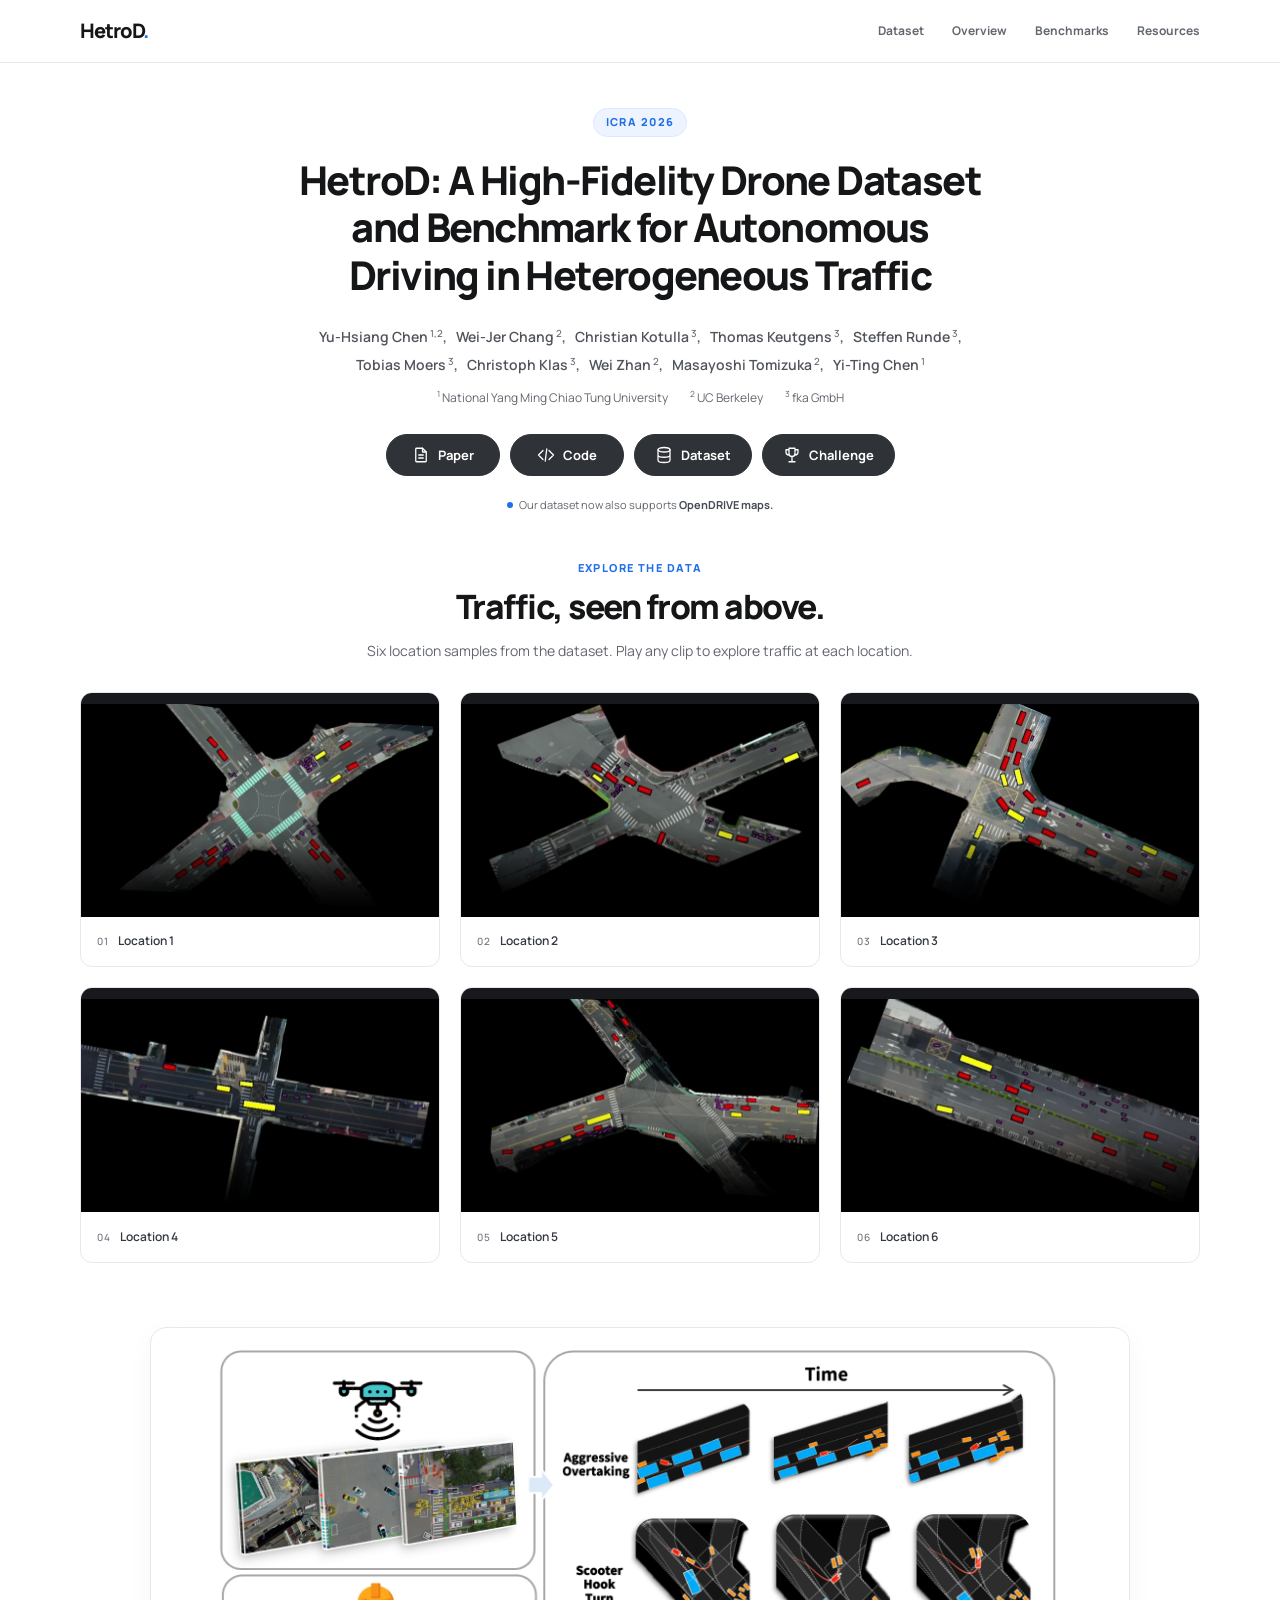
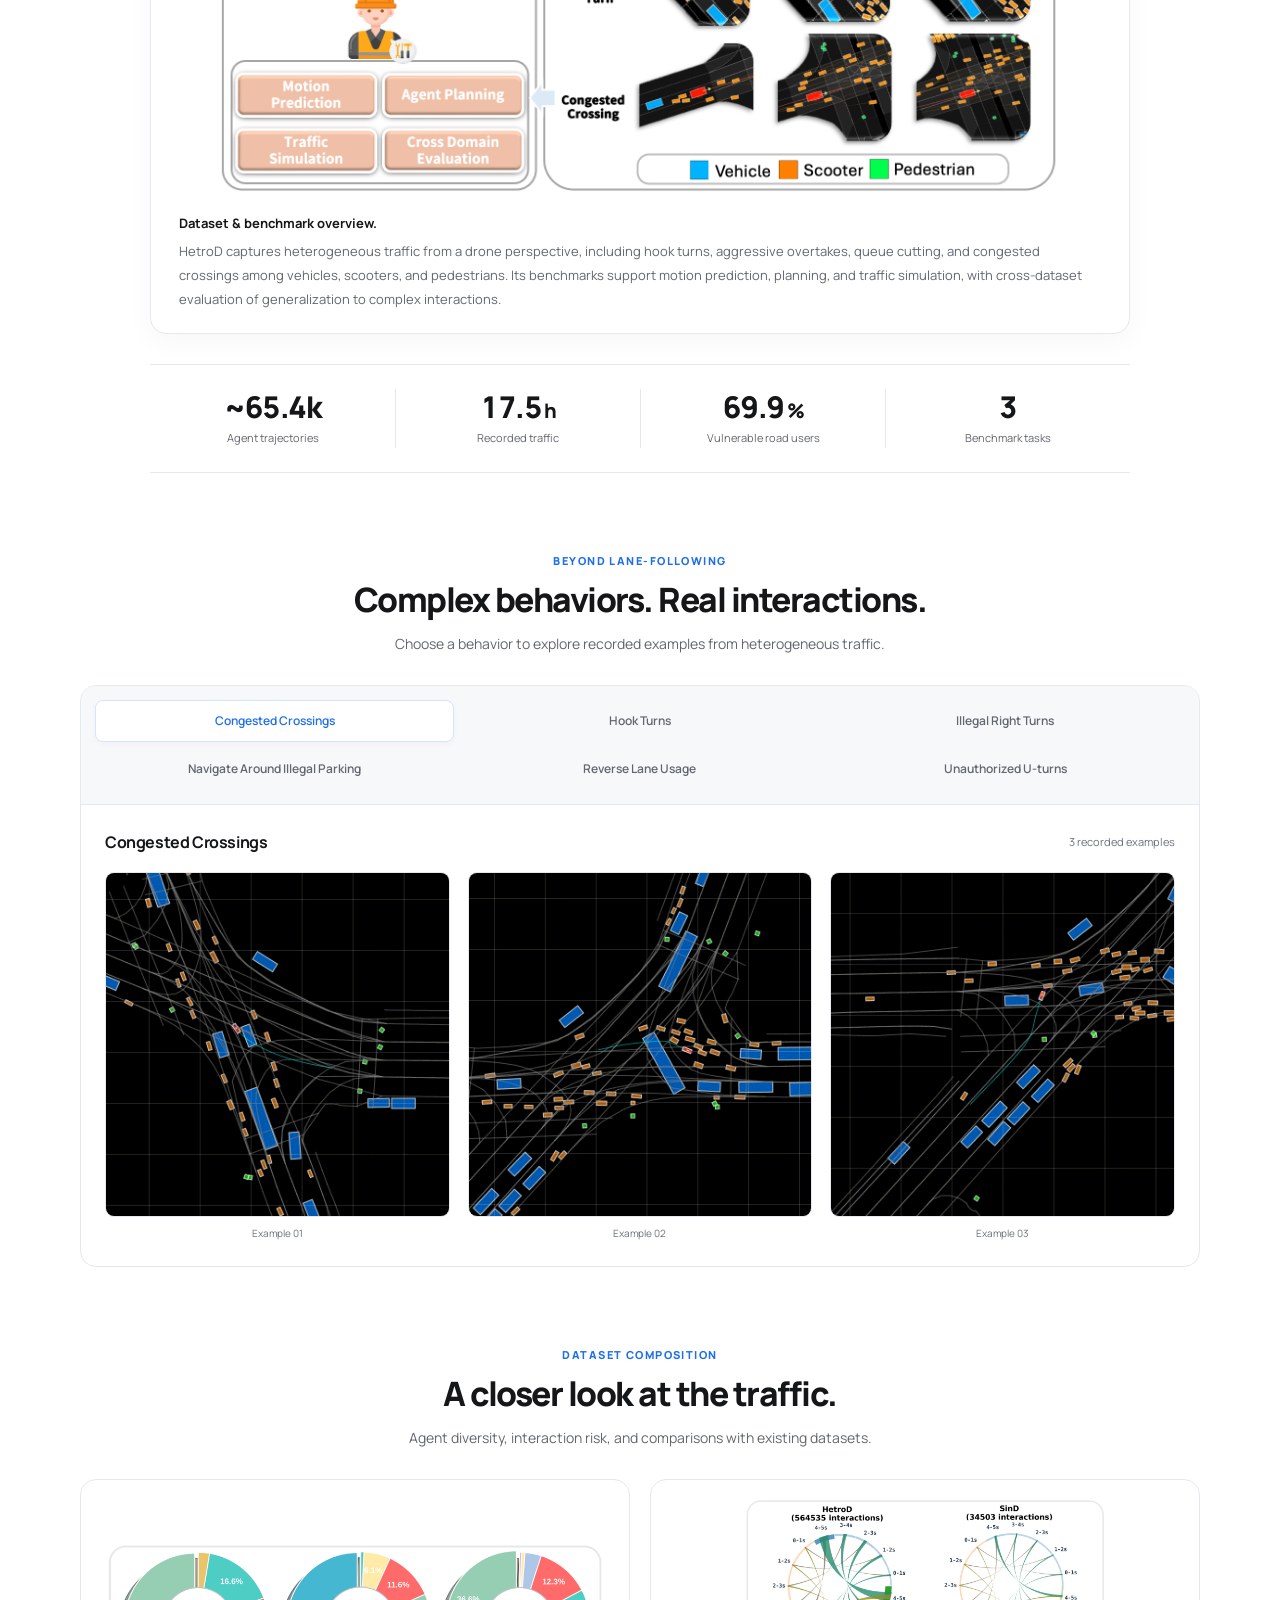
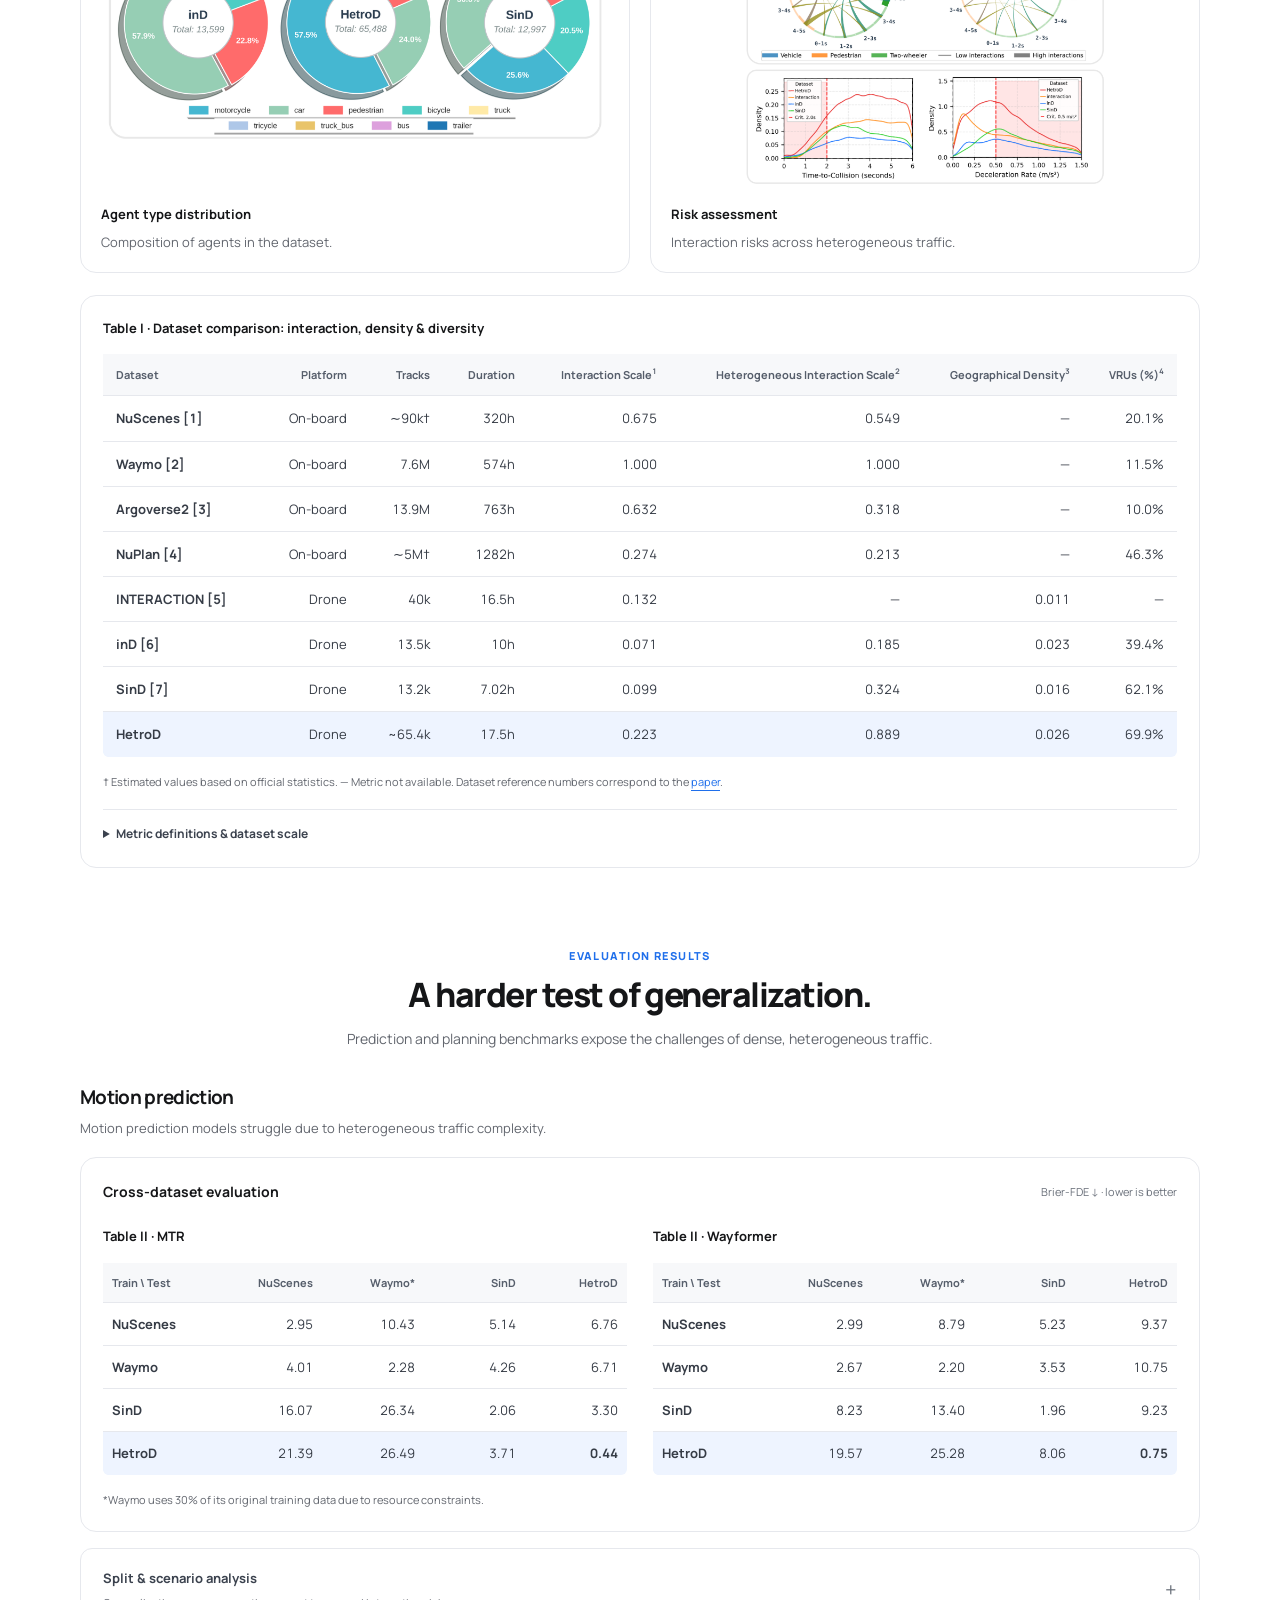
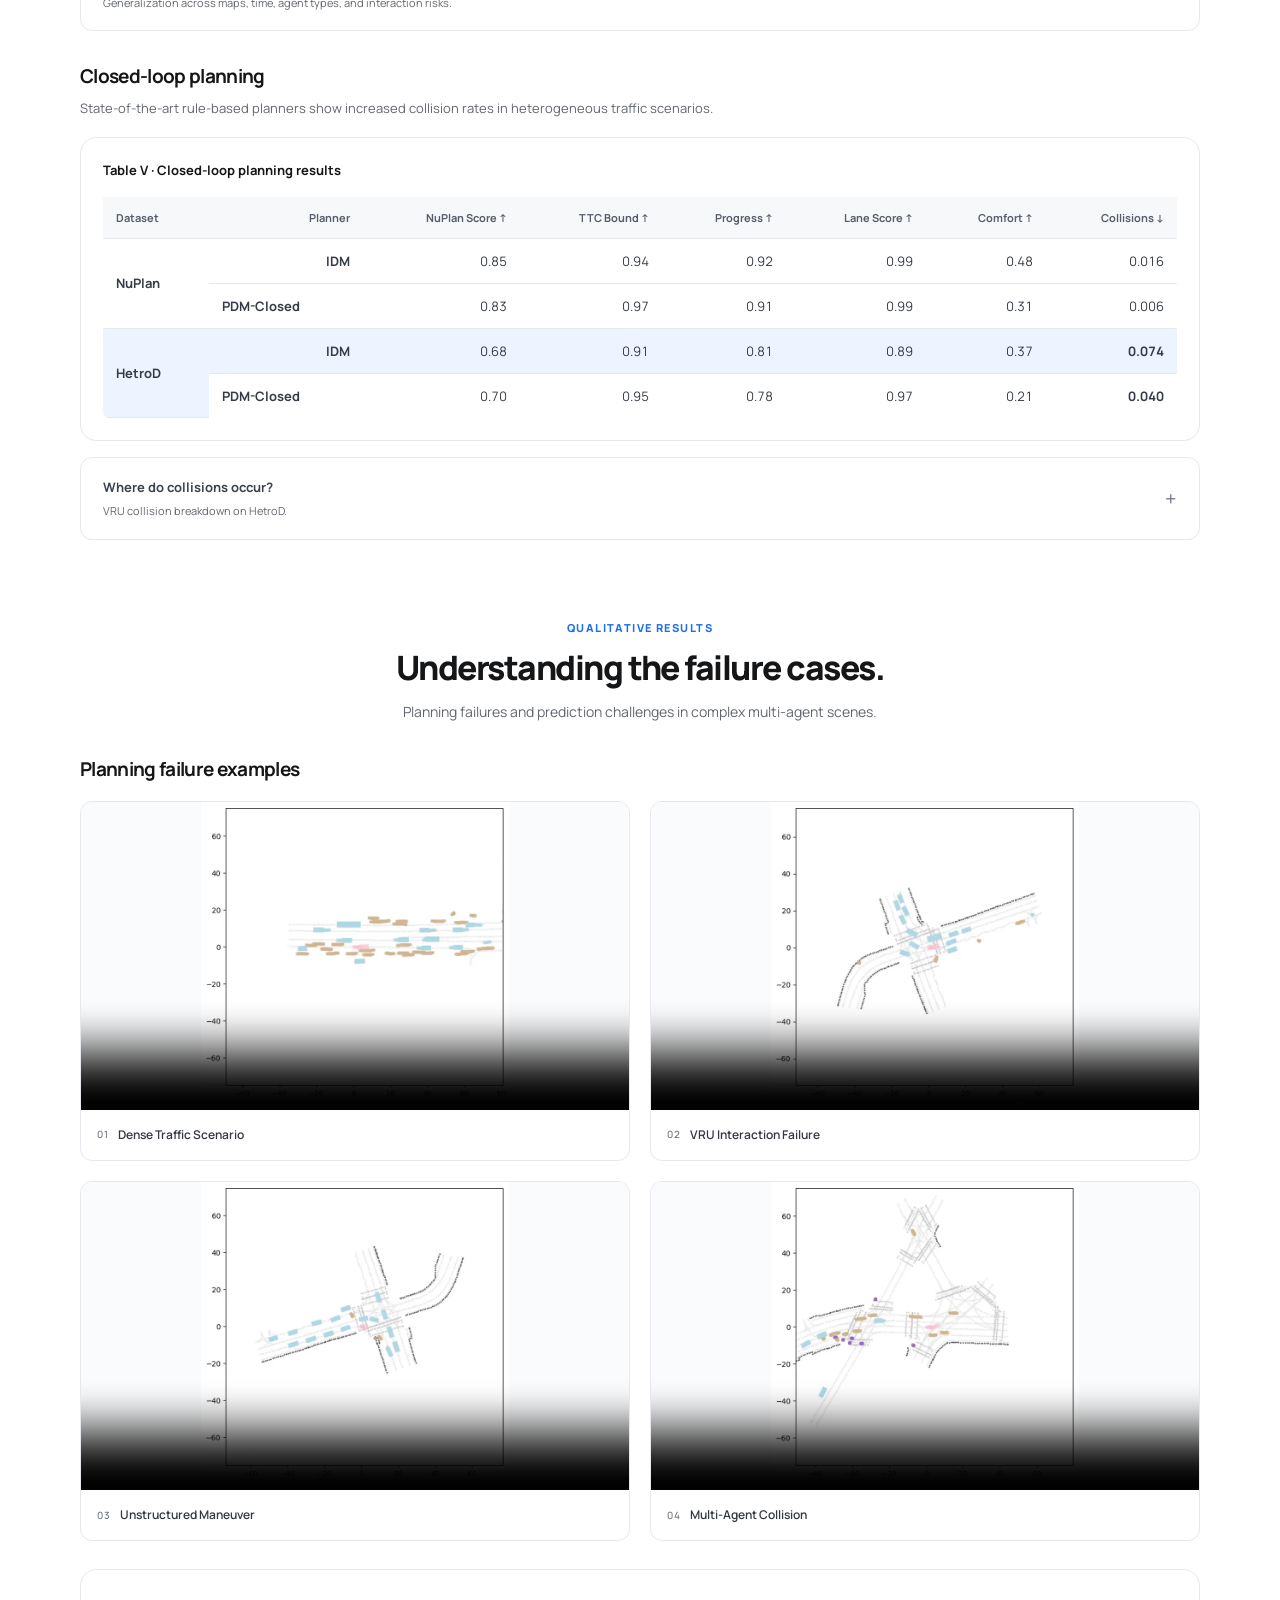
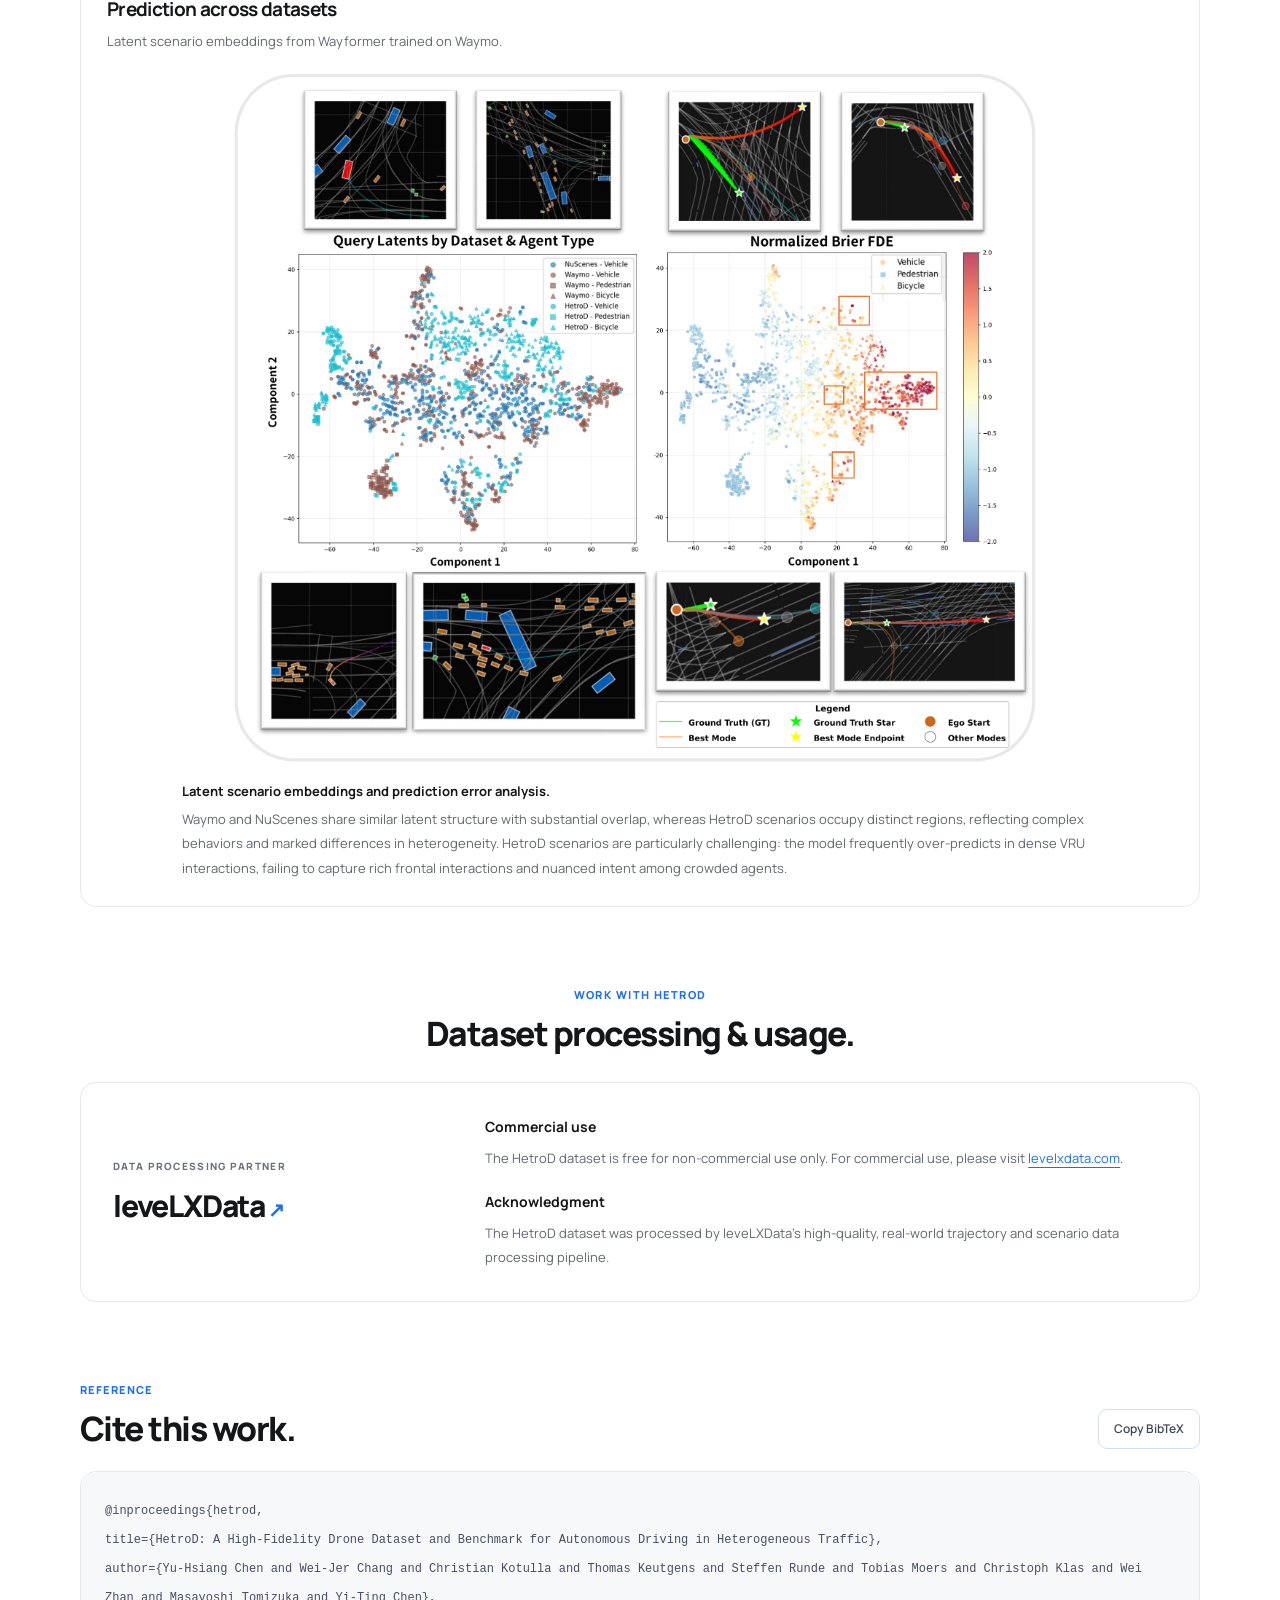
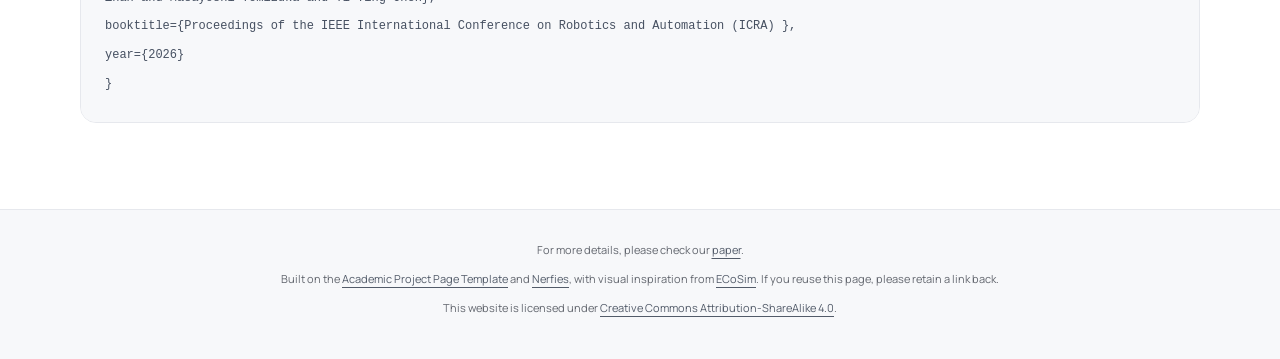
<file: index.html>
<!DOCTYPE html>
<html lang="en">
<head>
  <meta charset="utf-8">
  <meta name="viewport" content="width=device-width, initial-scale=1">
  <title>HetroD: A High-Fidelity Drone Dataset and Benchmark for Autonomous Driving in Heterogeneous Traffic</title>
  <meta name="description" content="Explore HetroD: over 65.4k high-fidelity trajectories in heterogeneous traffic, with benchmarks for motion prediction, planning, and traffic simulation. ICRA 2026.">
  <meta property="og:type" content="website">
  <meta property="og:title" content="HetroD — Heterogeneous Traffic, from Above">
  <meta property="og:description" content="A high-fidelity drone dataset and benchmark for autonomous driving in heterogeneous traffic. ICRA 2026.">
  <meta property="og:url" content="https://hetroddata.github.io/HetroD/">
  <meta property="og:image" content="https://hetroddata.github.io/HetroD/static/images/teaserv12.png">
  <meta property="og:image:width" content="1920">
  <meta property="og:image:height" content="910">
  <meta name="twitter:card" content="summary_large_image">
  <meta name="twitter:title" content="HetroD: A High-Fidelity Drone Dataset and Benchmark">
  <meta name="twitter:description" content="Heterogeneous traffic, from above. Explore the ICRA 2026 dataset and benchmark.">
  <meta name="twitter:image" content="https://hetroddata.github.io/HetroD/static/images/teaserv12.png">
  <link rel="canonical" href="https://hetroddata.github.io/HetroD/">
  <link rel="preconnect" href="https://fonts.googleapis.com">
  <link rel="preconnect" href="https://fonts.gstatic.com" crossorigin>
  <link href="https://fonts.googleapis.com/css2?family=Manrope:wght@400;500;600;700;800&amp;display=swap" rel="stylesheet">
  <link rel="stylesheet" href="static/css/home.css">
  <script defer src="static/js/home.js"></script>
</head>
<body>
  <a class="skip-link" href="#main">Skip to content</a>
  <header class="site-header">
    <nav class="nav-shell" aria-label="Main navigation">
      <a class="wordmark" href="#top">HetroD<span class="wordmark-dot" aria-hidden="true">.</span></a>
      <div class="nav-links">
        <a href="#dataset">Dataset</a><a href="#overview">Overview</a><a href="#benchmarks">Benchmarks</a><a href="#resources">Resources</a>
      </div>
    </nav>
  </header>
  <main class="page-shell" id="main">
    <section class="hero" id="top" aria-labelledby="project-title">
      <p class="eyebrow">ICRA 2026</p>
      <h1 id="project-title">HetroD: A High-Fidelity Drone Dataset and Benchmark for Autonomous Driving in Heterogeneous Traffic</h1>
      <p class="authors">
        <span>Yu-Hsiang Chen<sup>1,2</sup>,</span> <span>Wei-Jer Chang<sup>2</sup>,</span>
        <span>Christian Kotulla<sup>3</sup>,</span> <span>Thomas Keutgens<sup>3</sup>,</span>
        <span>Steffen Runde<sup>3</sup>,</span> <span>Tobias Moers<sup>3</sup>,</span>
        <span>Christoph Klas<sup>3</sup>,</span> <span>Wei Zhan<sup>2</sup>,</span>
        <span>Masayoshi Tomizuka<sup>2</sup>,</span> <span>Yi-Ting Chen<sup>1</sup></span>
      </p>
      <p class="affiliations"><span><sup>1</sup> National Yang Ming Chiao Tung University</span><span><sup>2</sup> UC Berkeley</span><span><sup>3</sup> fka GmbH</span></p>
      <div class="hero-actions" aria-label="Project resources">
        <a class="button button-primary" href="https://www.arxiv.org/abs/2602.03447" target="_blank" rel="noopener noreferrer"><svg width="18" height="18" viewBox="0 0 24 24" fill="none" stroke="currentColor" stroke-width="1.7" stroke-linecap="round" stroke-linejoin="round" aria-hidden="true"><path d="M14 3H6a1 1 0 0 0-1 1v16a1 1 0 0 0 1 1h12a1 1 0 0 0 1-1V8z"/><path d="M14 3v5h5M9 12h6M9 16h6"/></svg>Paper</a>
        <a class="button button-primary" href="https://github.com/bob020416/DroneTrafficTools" target="_blank" rel="noopener noreferrer"><svg width="18" height="18" viewBox="0 0 24 24" fill="none" stroke="currentColor" stroke-width="1.7" stroke-linecap="round" stroke-linejoin="round" aria-hidden="true"><path d="m8 6-6 6 6 6m8-12 6 6-6 6m-3-14-2 16"/></svg>Code</a>
        <a class="button button-primary" href="https://levelxdata.com/hetrod-dataset/" target="_blank" rel="noopener noreferrer"><svg width="18" height="18" viewBox="0 0 24 24" fill="none" stroke="currentColor" stroke-width="1.7" stroke-linecap="round" stroke-linejoin="round" aria-hidden="true"><ellipse cx="12" cy="5" rx="8" ry="3"/><path d="M4 5v14c0 4 16 4 16 0V5M4 12c0 4 16 4 16 0"/></svg>Dataset</a>
        <a class="button button-primary" href="challenge.html"><svg width="18" height="18" viewBox="0 0 24 24" fill="none" stroke="currentColor" stroke-width="1.7" stroke-linecap="round" stroke-linejoin="round" aria-hidden="true"><path d="M8 3h8v7a4 4 0 0 1-8 0V3ZM8 5H4v3a4 4 0 0 0 4 4m8-7h4v3a4 4 0 0 1-4 4m-4 2v7m-4 0h8"/></svg>Challenge</a>
      </div>
      <div class="release-notes"><p><span class="status-dot" aria-hidden="true"></span>Our dataset now also supports <strong>OpenDRIVE maps.</strong></p></div>
    </section>

    <section class="section" id="dataset" aria-labelledby="dataset-title">
      <div class="section-heading"><p class="eyebrow">Explore the data</p><h2 id="dataset-title">Traffic, seen from above.</h2><p>Six location samples from the dataset. Play any clip to explore traffic at each location.</p></div>
      <p class="scroll-hint location-hint" id="location-hint">Swipe to explore all six locations.</p>
      <div class="location-grid" role="region" aria-label="Six location videos" aria-describedby="location-hint" tabindex="0"><figure class="media-card"><video controls playsinline preload="none" poster="static/images/previews/location-1.webp" aria-label="Traffic sample from Location 1"><source src="static/videos/location_sample/loc1.mp4" type="video/mp4">Your browser does not support video. <a href="static/videos/location_sample/loc1.mp4">Open Location 1 video</a>.</video><figcaption><span class="media-index">01</span>Location 1</figcaption></figure>
<figure class="media-card"><video controls playsinline preload="none" poster="static/images/previews/location-2.webp" aria-label="Traffic sample from Location 2"><source src="static/videos/location_sample/loc2.mp4" type="video/mp4">Your browser does not support video. <a href="static/videos/location_sample/loc2.mp4">Open Location 2 video</a>.</video><figcaption><span class="media-index">02</span>Location 2</figcaption></figure>
<figure class="media-card"><video controls playsinline preload="none" poster="static/images/previews/location-3.webp" aria-label="Traffic sample from Location 3"><source src="static/videos/location_sample/loc3.mp4" type="video/mp4">Your browser does not support video. <a href="static/videos/location_sample/loc3.mp4">Open Location 3 video</a>.</video><figcaption><span class="media-index">03</span>Location 3</figcaption></figure>
<figure class="media-card"><video controls playsinline preload="none" poster="static/images/previews/location-4.webp" aria-label="Traffic sample from Location 4"><source src="static/videos/location_sample/loc4.mp4" type="video/mp4">Your browser does not support video. <a href="static/videos/location_sample/loc4.mp4">Open Location 4 video</a>.</video><figcaption><span class="media-index">04</span>Location 4</figcaption></figure>
<figure class="media-card"><video controls playsinline preload="none" poster="static/images/previews/location-5.webp" aria-label="Traffic sample from Location 5"><source src="static/videos/location_sample/loc5.mp4" type="video/mp4">Your browser does not support video. <a href="static/videos/location_sample/loc5.mp4">Open Location 5 video</a>.</video><figcaption><span class="media-index">05</span>Location 5</figcaption></figure>
<figure class="media-card"><video controls playsinline preload="none" poster="static/images/previews/location-6.webp" aria-label="Traffic sample from Location 6"><source src="static/videos/location_sample/loc6.mp4" type="video/mp4">Your browser does not support video. <a href="static/videos/location_sample/loc6.mp4">Open Location 6 video</a>.</video><figcaption><span class="media-index">06</span>Location 6</figcaption></figure></div>
    </section>

    <section class="section overview-section" id="overview" aria-label="Dataset overview">
      <figure class="figure-card teaser-card">
        <a class="figure-link" href="static/images/teaserv12.png" target="_blank" rel="noopener noreferrer" aria-label="Open the HetroD overview figure at full resolution"><img src="static/images/teaserv12.png" width="1920" height="910" alt="HetroD drone collection, heterogeneous traffic maneuvers, and downstream benchmark tasks" loading="lazy" decoding="async"></a>
        <figcaption><span class="caption-label">Dataset &amp; benchmark overview.</span>HetroD captures heterogeneous traffic from a drone perspective, including hook turns, aggressive overtakes, queue cutting, and congested crossings among vehicles, scooters, and pedestrians. Its benchmarks support motion prediction, planning, and traffic simulation, with cross-dataset evaluation of generalization to complex interactions.</figcaption>
      </figure>
      <dl class="metrics" aria-label="Dataset at a glance">
        <div><dt>Agent trajectories</dt><dd>~65.4k</dd></div>
        <div><dt>Recorded traffic</dt><dd>17.5<span>h</span></dd></div>
        <div><dt>Vulnerable road users</dt><dd>69.9<span>%</span></dd></div>
        <div><dt>Benchmark tasks</dt><dd>3</dd></div>
      </dl>
    </section>

    <section class="section" id="behaviors" aria-labelledby="behaviors-title">
      <div class="section-heading"><p class="eyebrow">Beyond lane-following</p><h2 id="behaviors-title">Complex behaviors. Real interactions.</h2><p>Choose a behavior to explore recorded examples from heterogeneous traffic.</p></div>
      <noscript><p class="table-note">All six behavior categories are listed below.</p></noscript>
      <div class="behavior-browser">
        <div class="behavior-tabs" aria-label="Behavior categories" hidden><button type="button" id="tab-congested-crossings" data-panel="behavior-congested-crossings">Congested Crossings</button>
<button type="button" id="tab-hook-turns" data-panel="behavior-hook-turns">Hook Turns</button>
<button type="button" id="tab-illegal-right-turns" data-panel="behavior-illegal-right-turns">Illegal Right Turns</button>
<button type="button" id="tab-illegal-parking" data-panel="behavior-illegal-parking">Navigate Around Illegal Parking</button>
<button type="button" id="tab-reverse-lane" data-panel="behavior-reverse-lane">Reverse Lane Usage</button>
<button type="button" id="tab-u-turns" data-panel="behavior-u-turns">Unauthorized U-turns</button></div>
        <div class="behavior-panels"><section class="behavior-panel" id="behavior-congested-crossings" aria-labelledby="behavior-heading-0">
 <div class="panel-heading"><h3 id="behavior-heading-0">Congested Crossings</h3><span>3 recorded examples</span></div>
 <div class="behavior-grid"><figure class="behavior-example"><a class="figure-link" href="static/videos/complex_behavior_cropped/congested_crossings/00_loc18_seg103_ego_1_1012.gif" target="_blank" rel="noopener noreferrer" aria-label="Open Congested Crossing 1 at full size"><img src="static/videos/complex_behavior_cropped/congested_crossings/00_loc18_seg103_ego_1_1012.gif" alt="Congested Crossing 1" loading="lazy" decoding="async"></a><figcaption>Example 01</figcaption></figure>
<figure class="behavior-example"><a class="figure-link" href="static/videos/complex_behavior_cropped/congested_crossings/00_loc18_seg148_ego_1_1516.gif" target="_blank" rel="noopener noreferrer" aria-label="Open Congested Crossing 2 at full size"><img src="static/videos/complex_behavior_cropped/congested_crossings/00_loc18_seg148_ego_1_1516.gif" alt="Congested Crossing 2" loading="lazy" decoding="async"></a><figcaption>Example 02</figcaption></figure>
<figure class="behavior-example"><a class="figure-link" href="static/videos/complex_behavior_cropped/congested_crossings/00_loc18_seg149_ego_1_1619.gif" target="_blank" rel="noopener noreferrer" aria-label="Open Congested Crossing 3 at full size"><img src="static/videos/complex_behavior_cropped/congested_crossings/00_loc18_seg149_ego_1_1619.gif" alt="Congested Crossing 3" loading="lazy" decoding="async"></a><figcaption>Example 03</figcaption></figure></div>
</section>
<section class="behavior-panel" id="behavior-hook-turns" aria-labelledby="behavior-heading-1">
 <div class="panel-heading"><h3 id="behavior-heading-1">Hook Turns</h3><span>3 recorded examples</span></div>
 <div class="behavior-grid"><figure class="behavior-example"><a class="figure-link" href="static/videos/complex_behavior_cropped/HookTurn/00_loc18_seg31_ego_1_376.gif" target="_blank" rel="noopener noreferrer" aria-label="Open Hook Turn 1 at full size"><img src="static/videos/complex_behavior_cropped/HookTurn/00_loc18_seg31_ego_1_376.gif" alt="Hook Turn 1" loading="lazy" decoding="async"></a><figcaption>Example 01</figcaption></figure>
<figure class="behavior-example"><a class="figure-link" href="static/videos/complex_behavior_cropped/HookTurn/01_loc18_seg168_ego_1_1872.gif" target="_blank" rel="noopener noreferrer" aria-label="Open Hook Turn 2 at full size"><img src="static/videos/complex_behavior_cropped/HookTurn/01_loc18_seg168_ego_1_1872.gif" alt="Hook Turn 2" loading="lazy" decoding="async"></a><figcaption>Example 02</figcaption></figure>
<figure class="behavior-example"><a class="figure-link" href="static/videos/complex_behavior_cropped/HookTurn/01_loc18_seg59_ego_1_613.gif" target="_blank" rel="noopener noreferrer" aria-label="Open Hook Turn 3 at full size"><img src="static/videos/complex_behavior_cropped/HookTurn/01_loc18_seg59_ego_1_613.gif" alt="Hook Turn 3" loading="lazy" decoding="async"></a><figcaption>Example 03</figcaption></figure></div>
</section>
<section class="behavior-panel" id="behavior-illegal-right-turns" aria-labelledby="behavior-heading-2">
 <div class="panel-heading"><h3 id="behavior-heading-2">Illegal Right Turns</h3><span>3 recorded examples</span></div>
 <div class="behavior-grid"><figure class="behavior-example"><a class="figure-link" href="static/videos/complex_behavior_cropped/illegal_rught_turn/00_loc18_seg120_ego_1_1284.gif" target="_blank" rel="noopener noreferrer" aria-label="Open Illegal Right Turn 1 at full size"><img src="static/videos/complex_behavior_cropped/illegal_rught_turn/00_loc18_seg120_ego_1_1284.gif" alt="Illegal Right Turn 1" loading="lazy" decoding="async"></a><figcaption>Example 01</figcaption></figure>
<figure class="behavior-example"><a class="figure-link" href="static/videos/complex_behavior_cropped/illegal_rught_turn/01_loc18_seg166_ego_1_1858.gif" target="_blank" rel="noopener noreferrer" aria-label="Open Illegal Right Turn 2 at full size"><img src="static/videos/complex_behavior_cropped/illegal_rught_turn/01_loc18_seg166_ego_1_1858.gif" alt="Illegal Right Turn 2" loading="lazy" decoding="async"></a><figcaption>Example 02</figcaption></figure>
<figure class="behavior-example"><a class="figure-link" href="static/videos/complex_behavior_cropped/illegal_rught_turn/23_loc5_seg376_ego_1_2570.gif" target="_blank" rel="noopener noreferrer" aria-label="Open Illegal Right Turn 3 at full size"><img src="static/videos/complex_behavior_cropped/illegal_rught_turn/23_loc5_seg376_ego_1_2570.gif" alt="Illegal Right Turn 3" loading="lazy" decoding="async"></a><figcaption>Example 03</figcaption></figure></div>
</section>
<section class="behavior-panel" id="behavior-illegal-parking" aria-labelledby="behavior-heading-3">
 <div class="panel-heading"><h3 id="behavior-heading-3">Navigate Around Illegal Parking</h3><span>3 recorded examples</span></div>
 <div class="behavior-grid"><figure class="behavior-example"><a class="figure-link" href="static/videos/complex_behavior_cropped/navigatearoundillegalpark/00_loc18_seg124_ego_1_1101.gif" target="_blank" rel="noopener noreferrer" aria-label="Open Navigate Illegal Park 1 at full size"><img src="static/videos/complex_behavior_cropped/navigatearoundillegalpark/00_loc18_seg124_ego_1_1101.gif" alt="Navigate Illegal Park 1" loading="lazy" decoding="async"></a><figcaption>Example 01</figcaption></figure>
<figure class="behavior-example"><a class="figure-link" href="static/videos/complex_behavior_cropped/navigatearoundillegalpark/00_loc18_seg153_ego_1_1727.gif" target="_blank" rel="noopener noreferrer" aria-label="Open Navigate Illegal Park 2 at full size"><img src="static/videos/complex_behavior_cropped/navigatearoundillegalpark/00_loc18_seg153_ego_1_1727.gif" alt="Navigate Illegal Park 2" loading="lazy" decoding="async"></a><figcaption>Example 02</figcaption></figure>
<figure class="behavior-example"><a class="figure-link" href="static/videos/complex_behavior_cropped/navigatearoundillegalpark/00_loc18_seg19_ego_1_232.gif" target="_blank" rel="noopener noreferrer" aria-label="Open Navigate Illegal Park 3 at full size"><img src="static/videos/complex_behavior_cropped/navigatearoundillegalpark/00_loc18_seg19_ego_1_232.gif" alt="Navigate Illegal Park 3" loading="lazy" decoding="async"></a><figcaption>Example 03</figcaption></figure></div>
</section>
<section class="behavior-panel" id="behavior-reverse-lane" aria-labelledby="behavior-heading-4">
 <div class="panel-heading"><h3 id="behavior-heading-4">Reverse Lane Usage</h3><span>3 recorded examples</span></div>
 <div class="behavior-grid"><figure class="behavior-example"><a class="figure-link" href="static/videos/complex_behavior_cropped/reverselaneusage/00_loc18_seg100_ego_1_1104.gif" target="_blank" rel="noopener noreferrer" aria-label="Open Reverse Lane Usage 1 at full size"><img src="static/videos/complex_behavior_cropped/reverselaneusage/00_loc18_seg100_ego_1_1104.gif" alt="Reverse Lane Usage 1" loading="lazy" decoding="async"></a><figcaption>Example 01</figcaption></figure>
<figure class="behavior-example"><a class="figure-link" href="static/videos/complex_behavior_cropped/reverselaneusage/00_loc18_seg124_ego_1_1383.gif" target="_blank" rel="noopener noreferrer" aria-label="Open Reverse Lane Usage 2 at full size"><img src="static/videos/complex_behavior_cropped/reverselaneusage/00_loc18_seg124_ego_1_1383.gif" alt="Reverse Lane Usage 2" loading="lazy" decoding="async"></a><figcaption>Example 02</figcaption></figure>
<figure class="behavior-example"><a class="figure-link" href="static/videos/complex_behavior_cropped/reverselaneusage/00_loc18_seg132_ego_1_1469.gif" target="_blank" rel="noopener noreferrer" aria-label="Open Reverse Lane Usage 3 at full size"><img src="static/videos/complex_behavior_cropped/reverselaneusage/00_loc18_seg132_ego_1_1469.gif" alt="Reverse Lane Usage 3" loading="lazy" decoding="async"></a><figcaption>Example 03</figcaption></figure></div>
</section>
<section class="behavior-panel" id="behavior-u-turns" aria-labelledby="behavior-heading-5">
 <div class="panel-heading"><h3 id="behavior-heading-5">Unauthorized U-turns</h3><span>3 recorded examples</span></div>
 <div class="behavior-grid"><figure class="behavior-example"><a class="figure-link" href="static/videos/complex_behavior_cropped/unauthorized_uturns/00_loc18_seg125_ego_1_1387.gif" target="_blank" rel="noopener noreferrer" aria-label="Open Unauthorized U-turn 1 at full size"><img src="static/videos/complex_behavior_cropped/unauthorized_uturns/00_loc18_seg125_ego_1_1387.gif" alt="Unauthorized U-turn 1" loading="lazy" decoding="async"></a><figcaption>Example 01</figcaption></figure>
<figure class="behavior-example"><a class="figure-link" href="static/videos/complex_behavior_cropped/unauthorized_uturns/00_loc18_seg13_ego_1_195.gif" target="_blank" rel="noopener noreferrer" aria-label="Open Unauthorized U-turn 2 at full size"><img src="static/videos/complex_behavior_cropped/unauthorized_uturns/00_loc18_seg13_ego_1_195.gif" alt="Unauthorized U-turn 2" loading="lazy" decoding="async"></a><figcaption>Example 02</figcaption></figure>
<figure class="behavior-example"><a class="figure-link" href="static/videos/complex_behavior_cropped/unauthorized_uturns/00_loc18_seg174_ego_1_1938.gif" target="_blank" rel="noopener noreferrer" aria-label="Open Unauthorized U-turn 3 at full size"><img src="static/videos/complex_behavior_cropped/unauthorized_uturns/00_loc18_seg174_ego_1_1938.gif" alt="Unauthorized U-turn 3" loading="lazy" decoding="async"></a><figcaption>Example 03</figcaption></figure></div>
</section></div>
      </div>
    </section>

    <section class="section" id="statistics" aria-labelledby="statistics-title">
      <div class="section-heading"><p class="eyebrow">Dataset composition</p><h2 id="statistics-title">A closer look at the traffic.</h2><p>Agent diversity, interaction risk, and comparisons with existing datasets.</p></div>
      <p class="scroll-hint">Swipe tables horizontally to see all columns.</p>
      <div class="chart-grid">
        <figure class="figure-card"><a class="figure-link" href="static/images/agent_typev2.png" target="_blank" rel="noopener noreferrer" aria-label="Enlarge agent type distribution"><img src="static/images/agent_typev2.png" width="1920" height="1080" alt="Agent type distribution" loading="lazy" decoding="async"></a><figcaption><span class="caption-label">Agent type distribution</span>Composition of agents in the dataset.</figcaption></figure>
        <figure class="figure-card"><a class="figure-link" href="static/images/riskv8.png" target="_blank" rel="noopener noreferrer" aria-label="Enlarge risk assessment analysis"><img src="static/images/riskv8.png" width="1920" height="1080" alt="Risk assessment analysis" loading="lazy" decoding="async"></a><figcaption><span class="caption-label">Risk assessment</span>Interaction risks across heterogeneous traffic.</figcaption></figure>
      </div>
      <div class="results-card">
        <div class="table-scroll" role="region" aria-label="Table I · Dataset comparison: interaction, density &amp; diversity" tabindex="0"><table class="data-table" id="dataset-comparison"><caption>Table I · Dataset comparison: interaction, density &amp; diversity</caption>
              <thead>
                <tr>
                  <th scope="col">Dataset</th>
                  <th scope="col">Platform</th>
                  <th scope="col">Tracks</th>
                  <th scope="col">Duration</th>
                  <th scope="col">Interaction Scale<sup>1</sup></th>
                  <th scope="col">Heterogeneous Interaction Scale<sup>2</sup></th>
                  <th scope="col">Geographical Density<sup>3</sup></th>
                  <th scope="col">VRUs (%)<sup>4</sup></th>
                </tr>
              </thead>
              <tbody>
                <tr>
                  <td><strong>NuScenes [1]</strong></td>
                  <td>On-board</td>
                  <td>∼90k†</td>
                  <td>320h</td>
                  <td>0.675</td>
                  <td>0.549</td>
                  <td>—</td>
                  <td>20.1%</td>
                </tr>
                <tr>
                  <td><strong>Waymo [2]</strong></td>
                  <td>On-board</td>
                  <td>7.6M</td>
                  <td>574h</td>
                  <td>1.000</td>
                  <td>1.000</td>
                  <td>—</td>
                  <td>11.5%</td>
                </tr>
                <tr>
                  <td><strong>Argoverse2 [3]</strong></td>
                  <td>On-board</td>
                  <td>13.9M</td>
                  <td>763h</td>
                  <td>0.632</td>
                  <td>0.318</td>
                  <td>—</td>
                  <td>10.0%</td>
                </tr>
                <tr>
                  <td><strong>NuPlan [4]</strong></td>
                  <td>On-board</td>
                  <td>∼5M†</td>
                  <td>1282h</td>
                  <td>0.274</td>
                  <td>0.213</td>
                  <td>—</td>
                  <td>46.3%</td>
                </tr>
                <tr>
                  <td><strong>INTERACTION [5]</strong></td>
                  <td>Drone</td>
                  <td>40k</td>
                  <td>16.5h</td>
                  <td>0.132</td>
                  <td>—</td>
                  <td>0.011</td>
                  <td>—</td>
                </tr>
                <tr>
                  <td><strong>inD [6]</strong></td>
                  <td>Drone</td>
                  <td>13.5k</td>
                  <td>10h</td>
                  <td>0.071</td>
                  <td>0.185</td>
                  <td>0.023</td>
                  <td>39.4%</td>
                </tr>
                <tr>
                  <td><strong>SinD [7]</strong></td>
                  <td>Drone</td>
                  <td>13.2k</td>
                  <td>7.02h</td>
                  <td>0.099</td>
                  <td>0.324</td>
                  <td>0.016</td>
                  <td>62.1%</td>
                </tr>
                <tr class="highlight-row">
                  <td><strong>HetroD</strong></td>
                  <td>Drone</td>
                  <td>~65.4k</td>
                  <td>17.5h</td>
                  <td>0.223</td>
                  <td>0.889</td>
                  <td>0.026</td>
                  <td>69.9%</td>
                </tr>
              </tbody>
            </table></div>
        <p class="table-note">† Estimated values based on official statistics. — Metric not available. Dataset reference numbers correspond to the <a href="https://www.arxiv.org/abs/2602.03447" target="_blank" rel="noopener noreferrer">paper</a>.</p>
        <details class="inline-details"><summary>Metric definitions &amp; dataset scale</summary><div class="details-body">
          <p><sup>1</sup> S<sub>inter</sub> = Σ<sub>scenarios</sub> D<sub>inter</sub>.</p>
          <p><sup>2</sup> S<sub>het</sub> = Σ<sub>scenarios</sub> Σ<sub>i,j</sub> 1(TTC<sub>i,j</sub> &lt; 2 s ∧ type<sub>i</sub> ≠ type<sub>j</sub>).</p>
          <p><sup>3</sup> D<sub>geo</sub> = N/A, where N is the number of agents within an 8 s window and A is the corresponding area.</p>
          <p><sup>4</sup> VRUs = 100 × N<sub>VRU</sub>/(N<sub>VRU</sub> + N<sub>Veh</sub>) (VRU: pedestrians, bicycles/cyclists, motorcycles, tricycles; Vehicles: cars, trucks, buses, vans).</p>
          <p><strong>Note on scale:</strong> We report the dataset size as over/roughly 65.4k trajectories because counts may change slightly during ongoing quality control.</p>
        </div></details>
      </div>
    </section>

    <section class="section" id="benchmarks" aria-labelledby="benchmarks-title">
      <div class="section-heading"><p class="eyebrow">Evaluation results</p><h2 id="benchmarks-title">A harder test of generalization.</h2><p>Prediction and planning benchmarks expose the challenges of dense, heterogeneous traffic.</p></div>
      <p class="scroll-hint">Swipe tables horizontally to see all columns.</p>
      <div class="subsection-heading"><h3>Motion prediction</h3><p>Motion prediction models struggle due to heterogeneous traffic complexity.</p></div>
      <div class="results-card">
        <div class="result-heading"><h4>Cross-dataset evaluation</h4><span>Brier-FDE ↓ · lower is better</span></div>
        <div class="prediction-grid"><div class="table-scroll" role="region" aria-label="Table II · MTR" tabindex="0"><table class="data-table" id="prediction-mtr"><caption>Table II · MTR</caption>
                <thead>
                  <tr>
                    <th scope="col">Train \ Test</th>
                    <th scope="col">NuScenes</th>
                    <th scope="col">Waymo*</th>
                    <th scope="col">SinD</th>
                    <th scope="col">HetroD</th>
                  </tr>
                </thead>
                <tbody>
                  <tr>
                    <td><strong>NuScenes</strong></td>
                    <td>2.95</td>
                    <td>10.43</td>
                    <td>5.14</td>
                    <td>6.76</td>
                  </tr>
                  <tr>
                    <td><strong>Waymo</strong></td>
                    <td>4.01</td>
                    <td>2.28</td>
                    <td>4.26</td>
                    <td>6.71</td>
                  </tr>
                  <tr>
                    <td><strong>SinD</strong></td>
                    <td>16.07</td>
                    <td>26.34</td>
                    <td>2.06</td>
                    <td>3.30</td>
                  </tr>
                  <tr class="highlight-row">
                    <td><strong>HetroD</strong></td>
                    <td>21.39</td>
                    <td>26.49</td>
                    <td>3.71</td>
                    <td><strong>0.44</strong></td>
                  </tr>
                </tbody>
              </table></div><div class="table-scroll" role="region" aria-label="Table II · Wayformer" tabindex="0"><table class="data-table" id="prediction-wayformer"><caption>Table II · Wayformer</caption>
                <thead>
                  <tr>
                    <th scope="col">Train \ Test</th>
                    <th scope="col">NuScenes</th>
                    <th scope="col">Waymo*</th>
                    <th scope="col">SinD</th>
                    <th scope="col">HetroD</th>
                  </tr>
                </thead>
                <tbody>
                  <tr>
                    <td><strong>NuScenes</strong></td>
                    <td>2.99</td>
                    <td>8.79</td>
                    <td>5.23</td>
                    <td>9.37</td>
                  </tr>
                  <tr>
                    <td><strong>Waymo</strong></td>
                    <td>2.67</td>
                    <td>2.20</td>
                    <td>3.53</td>
                    <td>10.75</td>
                  </tr>
                  <tr>
                    <td><strong>SinD</strong></td>
                    <td>8.23</td>
                    <td>13.40</td>
                    <td>1.96</td>
                    <td>9.23</td>
                  </tr>
                  <tr class="highlight-row">
                    <td><strong>HetroD</strong></td>
                    <td>19.57</td>
                    <td>25.28</td>
                    <td>8.06</td>
                    <td><strong>0.75</strong></td>
                  </tr>
                </tbody>
              </table></div></div>
        <p class="table-note">*Waymo uses 30% of its original training data due to resource constraints.</p>
      </div>
      <details class="detail-card"><summary><span>Split &amp; scenario analysis<small>Generalization across maps, time, agent types, and interaction risks.</small></span><span class="detail-sign" aria-hidden="true">+</span></summary>
        <div class="details-body">
          <div class="table-scroll" role="region" aria-label="Table III · Ablation on HetroD splits" tabindex="0"><table class="data-table" id="split-ablation"><caption>Table III · Ablation on HetroD splits</caption>
                <thead>
                  <tr>
                    <th scope="col">Setting</th>
                    <th scope="col">MTR</th>
                    <th scope="col">Wayformer</th>
                  </tr>
                </thead>
                <tbody>
                  <tr>
                    <td><strong>Same-map</strong></td>
                    <td>0.44</td>
                    <td>0.75</td>
                  </tr>
                  <tr>
                    <td><strong>Diff-map</strong></td>
                    <td>1.17 (+166%)</td>
                    <td>1.53 (+104%)</td>
                  </tr>
                  <tr>
                    <td><strong>Diff-time</strong></td>
                    <td>0.42 (−5%)</td>
                    <td>0.76 (+1%)</td>
                  </tr>
                </tbody>
              </table></div>
          <div class="table-scroll" role="region" aria-label="Table IV · Scenario-conditioned Brier-FDE (↓) on HetroD" tabindex="0"><table class="data-table" id="scenario-results"><caption>Table IV · Scenario-conditioned Brier-FDE (↓) on HetroD</caption>
                <thead>
                  <tr>
                    <th scope="col">Scenario</th>
                    <th scope="col">MTR-Waymo*</th>
                    <th scope="col">MTR-SinD</th>
                    <th scope="col"><strong>MTR-HetroD</strong></th>
                  </tr>
                </thead>
                <tbody>
                  <tr>
                    <td colspan="4">Agent type</td>
                  </tr>
                  <tr>
                    <td>Vehicle</td>
                    <td>3.64</td>
                    <td>2.55</td>
                    <td><strong>0.83</strong></td>
                  </tr>
                  <tr>
                    <td>Two-wheeler</td>
                    <td>8.69</td>
                    <td>4.63</td>
                    <td><strong>1.16</strong></td>
                  </tr>
                  <tr>
                    <td>Pedestrian</td>
                    <td>2.85</td>
                    <td>1.17</td>
                    <td><strong>0.26</strong></td>
                  </tr>
                  <tr>
                    <td colspan="4">Cross-type TTC risk</td>
                  </tr>
                  <tr>
                    <td>High risk (TTC &lt; 2 s)</td>
                    <td>8.51</td>
                    <td>4.76</td>
                    <td><strong>1.25</strong></td>
                  </tr>
                  <tr>
                    <td>Moderate (2 ≤ min TTC &lt; 4 s)</td>
                    <td>8.48</td>
                    <td>4.67</td>
                    <td><strong>1.19</strong></td>
                  </tr>
                  <tr>
                    <td>Low (TTC &gt; 4 s)</td>
                    <td>7.87</td>
                    <td>4.00</td>
                    <td><strong>0.90</strong></td>
                  </tr>
                  <tr>
                    <td colspan="4">Scene-level heterogeneity</td>
                  </tr>
                  <tr>
                    <td>Low heterogeneity density</td>
                    <td>5.01</td>
                    <td>3.08</td>
                    <td><strong>0.90</strong></td>
                  </tr>
                  <tr>
                    <td>High heterogeneity density</td>
                    <td>8.04</td>
                    <td>4.25</td>
                    <td><strong>1.06</strong></td>
                  </tr>
                </tbody>
              </table></div>
          <p class="table-note"><strong>Distribution:</strong> Vehicles 39.4%, Two-wheelers 51.5%, Pedestrians 9.1% | TTC: High 26.5%, Moderate 8.7%, Low 64.8% | Heterogeneity: Low 66.3%, High 33.7%</p>
        </div>
      </details>
      <div class="subsection-heading"><h3>Closed-loop planning</h3><p>State-of-the-art rule-based planners show increased collision rates in heterogeneous traffic scenarios.</p></div>
      <div class="results-card"><div class="table-scroll" role="region" aria-label="Table V · Closed-loop planning results" tabindex="0"><table class="data-table" id="planning-results"><caption>Table V · Closed-loop planning results</caption>
              <thead>
                <tr>
                  <th scope="col">Dataset</th>
                  <th scope="col">Planner</th>
                  <th scope="col">NuPlan Score ↑</th>
                  <th scope="col">TTC Bound ↑</th>
                  <th scope="col">Progress ↑</th>
                  <th scope="col">Lane Score ↑</th>
                  <th scope="col">Comfort ↑</th>
                  <th scope="col">Collisions ↓</th>
                </tr>
              </thead>
              <tbody>
                <tr>
                  <td rowspan="2"><strong>NuPlan</strong></td>
                  <td><strong>IDM</strong></td>
                  <td>0.85</td>
                  <td>0.94</td>
                  <td>0.92</td>
                  <td>0.99</td>
                  <td>0.48</td>
                  <td>0.016</td>
                </tr>
                <tr>
                  <td><strong>PDM-Closed</strong></td>
                  <td>0.83</td>
                  <td>0.97</td>
                  <td>0.91</td>
                  <td>0.99</td>
                  <td>0.31</td>
                  <td>0.006</td>
                </tr>
                <tr class="highlight-row">
                  <td rowspan="2"><strong>HetroD</strong></td>
                  <td><strong>IDM</strong></td>
                  <td>0.68</td>
                  <td>0.91</td>
                  <td>0.81</td>
                  <td>0.89</td>
                  <td>0.37</td>
                  <td><strong>0.074</strong></td>
                </tr>
                <tr>
                  <td><strong>PDM-Closed</strong></td>
                  <td>0.70</td>
                  <td>0.95</td>
                  <td>0.78</td>
                  <td>0.97</td>
                  <td>0.21</td>
                  <td><strong>0.040</strong></td>
                </tr>
              </tbody>
            </table></div></div>
      <details class="detail-card"><summary><span>Where do collisions occur?<small>VRU collision breakdown on HetroD.</small></span><span class="detail-sign" aria-hidden="true">+</span></summary><div class="details-body"><div class="table-scroll" role="region" aria-label="Table VI · VRU collision breakdown on HetroD" tabindex="0"><table class="data-table" id="vru-collisions"><caption>Table VI · VRU collision breakdown on HetroD</caption>
              <thead>
                <tr>
                  <th scope="col">Planner</th>
                  <th scope="col">At-Fault Collision Rate</th>
                  <th scope="col">VRU Front Collision Rate</th>
                  <th scope="col">VRU Lateral Collision Rate</th>
                </tr>
              </thead>
              <tbody>
                <tr>
                  <td><strong>IDM</strong></td>
                  <td>0.074</td>
                  <td>0.008</td>
                  <td>0.031</td>
                </tr>
                <tr>
                  <td><strong>PDM-Closed</strong></td>
                  <td>0.040</td>
                  <td>0.004</td>
                  <td>0.022</td>
                </tr>
              </tbody>
            </table></div></div></details>
    </section>

    <section class="section" id="qualitative" aria-labelledby="qualitative-title">
      <div class="section-heading"><p class="eyebrow">Qualitative results</p><h2 id="qualitative-title">Understanding the failure cases.</h2><p>Planning failures and prediction challenges in complex multi-agent scenes.</p></div>
      <div class="subsection-heading"><h3>Planning failure examples</h3></div>
      <div class="failure-grid"><figure class="media-card"><video controls playsinline preload="none" poster="static/images/previews/busy_straight_road.webp" aria-label="Dense Traffic Scenario planning example"><source src="static/videos/planning_failed_example/busy_straight_road.mp4" type="video/mp4">Your browser does not support video. <a href="static/videos/planning_failed_example/busy_straight_road.mp4">Open video</a>.</video><figcaption><span class="media-index">01</span>Dense Traffic Scenario</figcaption></figure>
<figure class="media-card"><video controls playsinline preload="none" poster="static/images/previews/negotiation.webp" aria-label="VRU Interaction Failure planning example"><source src="static/videos/planning_failed_example/negotiation.mp4" type="video/mp4">Your browser does not support video. <a href="static/videos/planning_failed_example/negotiation.mp4">Open video</a>.</video><figcaption><span class="media-index">02</span>VRU Interaction Failure</figcaption></figure>
<figure class="media-card"><video controls playsinline preload="none" poster="static/images/previews/right_turn.webp" aria-label="Unstructured Maneuver planning example"><source src="static/videos/planning_failed_example/right_turn.mp4" type="video/mp4">Your browser does not support video. <a href="static/videos/planning_failed_example/right_turn.mp4">Open video</a>.</video><figcaption><span class="media-index">03</span>Unstructured Maneuver</figcaption></figure>
<figure class="media-card"><video controls playsinline preload="none" poster="static/images/previews/unprotrcted_left_turn.webp" aria-label="Multi-Agent Collision planning example"><source src="static/videos/planning_failed_example/unprotrcted_left_turn.mp4" type="video/mp4">Your browser does not support video. <a href="static/videos/planning_failed_example/unprotrcted_left_turn.mp4">Open video</a>.</video><figcaption><span class="media-index">04</span>Multi-Agent Collision</figcaption></figure></div>
      <figure class="figure-card latent-card">
        <div class="figure-header"><h3>Prediction across datasets</h3><p>Latent scenario embeddings from Wayformer trained on Waymo.</p></div>
        <a class="figure-link" href="static/images/latent_embeddingv8.pdf" target="_blank" rel="noopener noreferrer" aria-label="Open the latent scenario embeddings figure as a PDF"><img src="static/images/latent_embeddingv8-1.png" width="2250" height="1892" alt="Latent scenario embeddings and prediction error analysis across datasets" loading="lazy" decoding="async"></a>
        <figcaption><span class="caption-label">Latent scenario embeddings and prediction error analysis.</span>Waymo and NuScenes share similar latent structure with substantial overlap, whereas HetroD scenarios occupy distinct regions, reflecting complex behaviors and marked differences in heterogeneity. HetroD scenarios are particularly challenging: the model frequently over-predicts in dense VRU interactions, failing to capture rich frontal interactions and nuanced intent among crowded agents.</figcaption>
      </figure>
    </section>

    <section class="section" id="resources" aria-labelledby="resources-title">
      <div class="section-heading"><p class="eyebrow">Work with HetroD</p><h2 id="resources-title">Dataset processing &amp; usage.</h2></div>
      <div class="usage-card">
        <div class="partner"><span class="eyebrow">Data processing partner</span><a href="https://levelxdata.com" target="_blank" rel="noopener noreferrer" class="partner-name">leveLXData<span aria-hidden="true"> ↗</span></a></div>
        <div class="usage-copy"><h3>Commercial use</h3><p>The HetroD dataset is free for non-commercial use only. For commercial use, please visit <a href="https://levelxdata.com" target="_blank" rel="noopener noreferrer">levelxdata.com</a>.</p><h3>Acknowledgment</h3><p>The HetroD dataset was processed by leveLXData's high-quality, real-world trajectory and scenario data processing pipeline.</p></div>
      </div>
    </section>

    <section class="section" id="BibTeX" aria-labelledby="citation-title">
      <div class="citation-heading"><div><p class="eyebrow">Reference</p><h2 id="citation-title">Cite this work.</h2></div><button class="copy-button" id="copy-bibtex" type="button" hidden>Copy BibTeX</button></div>
      <div class="citation-card"><pre tabindex="0" aria-label="BibTeX citation"><code id="citation-code">@inproceedings{hetrod,
title={HetroD: A High-Fidelity Drone Dataset and Benchmark for Autonomous Driving in Heterogeneous Traffic},
author={Yu-Hsiang Chen and Wei-Jer Chang and Christian Kotulla and Thomas Keutgens and Steffen Runde and Tobias Moers and Christoph Klas and Wei Zhan and Masayoshi Tomizuka and Yi-Ting Chen},
booktitle={Proceedings of the IEEE International Conference on Robotics and Automation (ICRA) },
year={2026}
}</code></pre></div>
      <p class="copy-status" id="copy-status" role="status" aria-live="polite"></p>
    </section>
  </main>
  <footer class="site-footer">
    <div class="footer-inner"><p>For more details, please check our <a href="https://www.arxiv.org/abs/2602.03447" target="_blank" rel="noopener noreferrer">paper</a>.</p><p>Built on the <a href="https://github.com/eliahuhorwitz/Academic-project-page-template" target="_blank" rel="noopener noreferrer">Academic Project Page Template</a> and <a href="https://nerfies.github.io" target="_blank" rel="noopener noreferrer">Nerfies</a>, with visual inspiration from <a href="https://ecosim-web.github.io/" target="_blank" rel="noopener noreferrer">ECoSim</a>. If you reuse this page, please retain a link back.</p><p>This website is licensed under <a rel="license noopener noreferrer" href="https://creativecommons.org/licenses/by-sa/4.0/" target="_blank">Creative Commons Attribution-ShareAlike 4.0</a>.</p></div>
  </footer>
</body>
</html>
</file>
<file: static/css/home.css>
:root {
  --ink: #151618;
  --muted: #62666e;
  --subtle: #6b717b;
  --line: #e6e8ed;
  --soft: #f7f8fa;
  --paper: #ffffff;
  --accent: #1f6feb;
  --accent-soft: #eef4ff;
  --width: 1120px;
  --radius: 16px;
}
* { box-sizing: border-box; }
html { scroll-behavior: smooth; scroll-padding-top: 86px; }
body { margin: 0; background: var(--paper); color: var(--ink); font-family: "Manrope", -apple-system, BlinkMacSystemFont, "Segoe UI", sans-serif; font-size: 16px; line-height: 1.7; -webkit-font-smoothing: antialiased; }
h1, h2, h3, h4, p, figure, dl, dd { margin: 0; }
button, select { font: inherit; }
a { color: var(--accent); text-underline-offset: 4px; }
a:hover { text-decoration-thickness: 2px; }
img, video { display: block; max-width: 100%; }
img { width: 100%; height: auto; }
svg { flex: 0 0 auto; }
sup, sub { line-height: 0; font-size: 0.7em; }
:focus-visible { outline: 3px solid var(--accent); outline-offset: 4px; }
[hidden] { display: none !important; }
.sr-only { position: absolute; width: 1px; height: 1px; overflow: hidden; clip-path: inset(50%); white-space: nowrap; }
.skip-link { position: fixed; top: -100px; left: 16px; z-index: 100; background: white; border: 1px solid var(--accent); border-radius: 8px; padding: 10px 18px; }
.skip-link:focus { top: 10px; }
.site-header { position: sticky; top: 0; z-index: 30; border-bottom: 1px solid var(--line); background: rgba(255,255,255,0.96); backdrop-filter: blur(14px); }
.nav-shell { width: min(var(--width), calc(100% - 64px)); min-height: 62px; margin: auto; display: flex; align-items: center; justify-content: space-between; gap: 24px; }
.wordmark { color: var(--ink); text-decoration: none; font-size: 20px; font-weight: 800; letter-spacing: -0.055em; }
.wordmark-dot { color: var(--accent); }
.nav-links { display: flex; gap: 28px; align-items: center; }
.nav-links a { color: var(--muted); font-size: 12px; font-weight: 700; text-decoration: none; padding: 10px 0; }
.nav-links a:hover { color: var(--accent); }
.page-shell { width: min(var(--width), calc(100% - 64px)); margin: 0 auto; }
.hero { padding-top: 44px; text-align: center; }
.eyebrow { color: var(--accent); text-transform: uppercase; font-size: 11px; font-weight: 800; letter-spacing: 0.13em; line-height: 1.5; }
.hero > .eyebrow { display: inline-block; padding: 5px 12px; border: 1px solid #dce8ff; border-radius: 999px; background: var(--accent-soft); font-size: 11px; }
h1 { max-width: 940px; margin: 20px auto 0; font-size: clamp(1.8rem, 3.1vw, 2.65rem); line-height: 1.2; letter-spacing: -0.04em; font-weight: 800; text-wrap: balance; }
.authors { max-width: 960px; margin: 24px auto 0; color: #50545b; font-size: 14px; font-weight: 600; line-height: 2; text-wrap: balance; }
.authors > span { display: inline-block; margin: 0 3px; white-space: nowrap; }
.authors sup { margin-left: 2px; color: var(--muted); font-weight: 500; }
.affiliations { display: flex; justify-content: center; flex-wrap: wrap; gap: 4px 22px; margin-top: 9px; color: var(--muted); font-size: 12px; }
.hero-actions { margin-top: 25px; display: flex; justify-content: center; flex-wrap: wrap; gap: 10px; }
.button { display: inline-flex; align-items: center; justify-content: center; gap: 8px; min-height: 42px; min-width: 114px; padding: 9px 20px; border: 1px solid transparent; border-radius: 999px; font-size: 13px; font-weight: 700; text-decoration: none; transition: background 150ms ease, border-color 150ms ease; }
.button-primary { background: #2f3237; color: white; border-color: #2f3237; }
.button-primary:hover { background: #151618; border-color: #151618; }
.release-notes { margin-top: 19px; color: var(--muted); font-size: 11px; line-height: 1.9; }
.release-notes strong { color: #454b55; font-weight: 700; }
.status-dot { display: inline-block; width: 6px; height: 6px; margin: 0 6px 1px 0; background: var(--accent); border-radius: 50%; }
.section { margin-top: 80px; }
.hero + .section { margin-top: 44px; }
.overview-section { margin-top: 64px; }
.scroll-hint { display: none; }
.location-hint { margin-bottom: 12px; }
.section-heading { margin: 0 auto 28px; text-align: center; }
.section-heading h2, .citation-heading h2 { margin-top: 9px; font-size: clamp(1.7rem,3vw,2.1rem); font-weight: 800; letter-spacing: -0.045em; line-height: 1.25; text-wrap: balance; }
.section-heading > p:last-child:not(.eyebrow) { max-width: 720px; margin: 12px auto 0; color: var(--muted); font-size: 14px; line-height: 1.75; text-wrap: balance; }
.figure-card { padding: 18px; border: 1px solid var(--line); border-radius: var(--radius); background: white; }
.figure-link { display: block; border-radius: 8px; cursor: zoom-in; overflow: hidden; }
.figure-card figcaption { padding: 16px 2px 0; color: var(--muted); font-size: 13px; line-height: 1.85; }
.caption-label { display: block; margin-bottom: 4px; color: var(--ink); font-weight: 700; }
.teaser-card { width: min(980px,100%); margin: auto; padding: 20px; box-shadow: 0 8px 28px rgba(21,22,24,0.035); }
.teaser-card figcaption { padding: 18px 8px 2px; text-align: left; }
.metrics { max-width: 980px; margin: 30px auto 0; display: grid; grid-template-columns: repeat(4,minmax(0,1fr)); padding: 24px 0; border-top: 1px solid var(--line); border-bottom: 1px solid var(--line); }
.metrics > div { display: flex; flex-direction: column-reverse; align-items: center; gap: 4px; border-left: 1px solid var(--line); }
.metrics > div:first-child { border-left: 0; }
.metrics dt { color: var(--muted); font-size: 11px; }
.metrics dd { font-weight: 800; font-size: 30px; letter-spacing: -0.05em; line-height: 1.2; font-variant-numeric: tabular-nums; }
.metrics dd > span { font-size: 20px; margin-left: 3px; }
.location-grid, .chart-grid, .prediction-grid, .failure-grid { display: grid; gap: 20px; }
.location-grid { grid-template-columns: repeat(3,minmax(0,1fr)); }
.media-card { border: 1px solid var(--line); border-radius: 12px; overflow: hidden; background: white; }
.media-card video { width: 100%; aspect-ratio: 16 / 10; object-fit: contain; background: #17191d; }
.media-card figcaption { display: flex; align-items: center; gap: 10px; min-height: 50px; padding: 12px 16px; color: #333841; font-weight: 600; font-size: 12px; }
.media-index { color: var(--subtle); font-size: 10px; font-weight: 500; letter-spacing: 0.05em; }
.behavior-browser { border: 1px solid var(--line); border-radius: var(--radius); overflow: hidden; }
.behavior-tabs { display: grid; grid-template-columns: repeat(3,minmax(0,1fr)); gap: 6px; padding: 14px; border-bottom: 1px solid var(--line); background: var(--soft); }
.behavior-tabs button { padding: 10px 12px; min-height: 42px; border: 1px solid transparent; border-radius: 8px; color: var(--muted); font-size: 12px; line-height: 1.5; font-weight: 600; background: transparent; cursor: pointer; }
.behavior-tabs button:hover { color: var(--ink); background: #edeff3; }
.behavior-tabs button[aria-selected="true"] { color: var(--accent); border-color: #d6e4fc; background: white; box-shadow: 0 2px 6px rgba(16,36,65,0.03); }
.behavior-panel { padding: 24px; }
.behavior-panel + .behavior-panel { border-top: 1px solid var(--line); }
.panel-heading { display: flex; justify-content: space-between; align-items: center; gap: 16px; margin-bottom: 16px; }
.panel-heading h3 { font-size: 16px; font-weight: 700; letter-spacing: -0.025em; }
.panel-heading > span { color: var(--subtle); font-size: 11px; white-space: nowrap; }
.behavior-grid { display: grid; grid-template-columns: repeat(3,minmax(0,1fr)); gap: 18px; }
.behavior-example .figure-link { border: 1px solid var(--line); border-radius: 9px; background: white; }
.behavior-example img { aspect-ratio: 1 / 1; object-fit: contain; }
.behavior-example figcaption { margin-top: 8px; color: var(--subtle); font-size: 10px; text-align: center; }
.chart-grid, .prediction-grid { grid-template-columns: repeat(2,minmax(0,1fr)); }
.chart-grid { margin-bottom: 22px; }
.results-card { min-width: 0; padding: 22px; border: 1px solid var(--line); border-radius: var(--radius); background: white; }
.table-scroll { max-width: 100%; overflow-x: auto; overscroll-behavior-x: contain; border-radius: 6px; }
.data-table { width: 100%; border-collapse: separate; border-spacing: 0; color: #363c46; font-size: 13px; line-height: 1.55; font-variant-numeric: tabular-nums; }
caption { padding: 0 0 16px; color: var(--ink); font-size: 13px; line-height: 1.6; text-align: left; font-weight: 700; }
th, td { padding: 12px 13px; border-bottom: 1px solid var(--line); text-align: right; white-space: nowrap; }
thead th { background: var(--soft); color: #565e6b; font-size: 11px; font-weight: 700; white-space: normal; min-width: 72px; }
th:first-child, td:first-child { position: sticky; left: 0; z-index: 1; text-align: left; background: white; }
thead th:first-child { z-index: 2; background: var(--soft); }
#planning-results td:first-child:not([rowspan]) { position: static; }
#scenario-results td:first-child { max-width: 168px; white-space: normal; }
td strong { font-weight: 700; }
tbody tr:last-child > td { border-bottom: 0; }
.highlight-row { background: var(--accent-soft); }
.highlight-row td:first-child { background: var(--accent-soft); }
td[colspan]:first-child { background: var(--soft); }
td[colspan] { background: var(--soft); color: var(--ink); text-align: left; font-weight: 700; }
.table-note { margin-top: 15px; color: var(--muted); font-size: 11px; line-height: 1.8; overflow-wrap: anywhere; }
.table-note strong { color: #464d58; }
.inline-details { margin-top: 18px; padding-top: 14px; border-top: 1px solid var(--line); color: var(--muted); font-size: 12px; }
summary { cursor: pointer; font-weight: 700; color: #3b424e; }
.inline-details .details-body { padding-top: 14px; }
.inline-details p + p { margin-top: 7px; }
.subsection-heading { margin: 32px 0 18px; }
.subsection-heading h3, .figure-header h3 { font-size: 19px; line-height: 1.4; letter-spacing: -0.035em; }
.subsection-heading p, .figure-header p { margin-top: 7px; color: var(--muted); font-size: 13px; }
.result-heading { display: flex; justify-content: space-between; align-items: center; flex-wrap: wrap; gap: 10px; margin-bottom: 22px; }
.result-heading h4 { font-size: 14px; }
.result-heading > span { color: var(--subtle); font-size: 11px; }
.prediction-grid { gap: 26px; }
.prediction-grid th, .prediction-grid td { padding: 11px 9px; }
.detail-card { border: 1px solid var(--line); border-radius: 12px; margin-top: 16px; }
.detail-card > summary { list-style: none; display: flex; align-items: center; justify-content: space-between; gap: 16px; padding: 18px 22px; font-size: 13px; }
.detail-card > summary::-webkit-details-marker { display: none; }
.detail-card summary small { display: block; margin-top: 4px; color: var(--muted); font-size: 11px; font-weight: 400; }
.detail-sign { color: var(--subtle); font-size: 20px; font-weight: 400; transition: transform 160ms ease; }
.detail-card[open] .detail-sign { transform: rotate(45deg); }
.detail-card > .details-body { padding: 4px 22px 22px; }
.details-body > .table-scroll + .table-scroll { margin-top: 30px; }
.failure-grid { grid-template-columns: repeat(2,minmax(0,1fr)); }
.failure-grid .media-card video { aspect-ratio: 16 / 9; background: #fafbfc; }
.latent-card { margin-top: 28px; padding: 26px; }
.figure-header { margin-bottom: 22px; }
.latent-card .figure-link { max-width: 820px; margin: 0 auto; }
.latent-card figcaption { max-width: 920px; margin: auto; }
.usage-card { display: grid; grid-template-columns: minmax(0,0.65fr) minmax(0,1.35fr); gap: 44px; padding: 32px; border: 1px solid var(--line); border-radius: var(--radius); }
.partner { display: flex; flex-direction: column; align-items: flex-start; justify-content: center; gap: 12px; }
.partner .eyebrow { font-size: 10px; color: var(--subtle); }
.partner-name { color: var(--ink); font-size: 30px; line-height: 1.3; font-weight: 800; letter-spacing: -0.04em; text-decoration: none; }
.partner-name > span { font-size: 20px; color: var(--accent); }
.usage-copy h3 { font-size: 14px; }
.usage-copy p { color: var(--muted); font-size: 13px; margin-top: 7px; line-height: 1.85; }
.usage-copy h3:not(:first-child) { margin-top: 20px; }
.citation-heading { display: flex; justify-content: space-between; align-items: end; gap: 16px; margin-bottom: 22px; }
.copy-button { min-height: 40px; padding: 9px 15px; border: 1px solid #d7dde6; border-radius: 9px; background: white; color: #414956; font-size: 12px; font-weight: 600; cursor: pointer; white-space: nowrap; }
.copy-button:hover { color: var(--accent); border-color: var(--accent); }
.citation-card { border: 1px solid var(--line); border-radius: var(--radius); overflow: hidden; }
pre { margin: 0; padding: 24px; overflow-x: auto; background: var(--soft); white-space: pre-wrap; overflow-wrap: anywhere; line-height: 1.8; }
code { font-family: ui-monospace, SFMono-Regular, Menlo, Consolas, monospace; font-size: 12px; color: #465061; }
.copy-status { min-height: 22px; margin-top: 8px; color: var(--muted); font-size: 11px; }
.site-footer { border-top: 1px solid var(--line); margin-top: 56px; padding: 30px 0 40px; background: var(--soft); }
.footer-inner { width: min(820px,calc(100% - 48px)); margin: auto; text-align: center; color: var(--muted); font-size: 11px; line-height: 1.9; }
.footer-inner p + p { margin-top: 8px; }
.footer-inner a { color: #525b69; }
@media (max-width: 1000px) {
  .hero { padding-top: 36px; }
  .location-grid { grid-template-columns: repeat(2,minmax(0,1fr)); }
  .prediction-grid { grid-template-columns: 1fr; gap: 28px; }
  .authors { max-width: 790px; }
}
@media (max-width: 640px) {
  html { scroll-padding-top: 110px; }
  .page-shell, .nav-shell { width: calc(100% - 36px); }
  .nav-shell { min-height: 82px; flex-direction: column; justify-content: center; gap: 3px; padding: 8px 0; }
  .wordmark { font-size: 18px; }
  .nav-links { gap: 20px; }
  .nav-links a { font-size: 11px; padding: 5px 0; }
  .hero { padding-top: 28px; }
  h1 { font-size: clamp(1.5rem,5.8vw,1.75rem); line-height: 1.26; letter-spacing: -0.035em; margin-top: 14px; }
  .authors { font-size: 12px; line-height: 1.95; margin-top: 22px; }
  .authors > span { margin: 0 2px; }
  .affiliations { flex-direction: column; gap: 3px; font-size: 11px; margin-top: 13px; }
  .hero-actions { display: grid; grid-template-columns: repeat(2,minmax(0,1fr)); gap: 8px; max-width: 340px; margin: 22px auto 0; }
  .button { min-width: 0; padding: 10px 14px; font-size: 12px; }
  .release-notes { font-size: 10px; line-height: 1.8; max-width: 310px; margin: 16px auto 0; }
  .release-notes p + p { margin-top: 4px; }
  .section { margin-top: 54px; }
  .hero + .section { margin-top: 36px; }
  .overview-section { margin-top: 48px; }
  .scroll-hint { display: block; margin-bottom: 14px; color: var(--muted); font-size: 11px; text-align: center; }
  .section-heading { margin-bottom: 22px; }
  .section-heading h2, .citation-heading h2 { font-size: 26px; }
  .section-heading > p:last-child:not(.eyebrow) { font-size: 13px; }
  .figure-card, .teaser-card { padding: 10px; border-radius: 12px; }
  .figure-card figcaption { padding: 13px 5px 3px; font-size: 12px; line-height: 1.8; }
  .metrics { grid-template-columns: repeat(2,minmax(0,1fr)); row-gap: 24px; margin-top: 24px; }
  .metrics > div:nth-child(3) { border-left: 0; }
  .metrics dd { font-size: 27px; }
  .metrics dt { font-size: 10px; }
  .chart-grid, .failure-grid { grid-template-columns: 1fr; gap: 16px; }
  .location-grid { grid-template-columns: none; grid-auto-flow: column; grid-auto-columns: calc(100% - 24px); gap: 12px; overflow-x: auto; scroll-snap-type: x mandatory; overscroll-behavior-x: contain; padding-bottom: 10px; scrollbar-color: #c4ccd8 var(--soft); scrollbar-width: thin; }
  .location-grid > .media-card { scroll-snap-align: start; }
  .location-grid:focus-visible { outline-offset: 2px; }
  .media-card figcaption { min-height: 48px; }
  .behavior-tabs { grid-template-columns: repeat(2,minmax(0,1fr)); padding: 9px; gap: 5px; }
  .behavior-tabs button { font-size: 11px; padding: 9px 6px; }
  .behavior-panel { padding: 16px; }
  .panel-heading { align-items: flex-start; flex-direction: column; gap: 3px; }
  .panel-heading h3 { font-size: 15px; }
  .behavior-grid { grid-template-columns: 1fr; gap: 20px; }
  .behavior-example { max-width: 360px; width: 100%; margin: auto; }
  .results-card { padding: 16px; border-radius: 12px; }
  .data-table { font-size: 12px; }
  th, td { padding: 10px; }
  thead th { font-size: 11px; }
  caption { font-size: 12px; }
  .detail-card > summary { padding: 16px; }
  .detail-card > .details-body { padding: 0 16px 16px; }
  .latent-card { padding: 16px; }
  .figure-header h3, .subsection-heading h3 { font-size: 18px; }
  .usage-card { grid-template-columns: 1fr; padding: 24px; gap: 24px; }
  .partner { padding-bottom: 22px; border-bottom: 1px solid var(--line); }
  .partner-name { font-size: 27px; }
  .citation-heading { align-items: center; }
  .copy-button { font-size: 11px; padding: 8px 10px; }
  pre { padding: 18px; }
  code { font-size: 11px; }
  .site-footer { margin-top: 40px; }
}
@media (prefers-reduced-motion: reduce) {
  html { scroll-behavior: auto; }
  *, *::before, *::after { transition: none !important; animation: none !important; }
}
</file>
